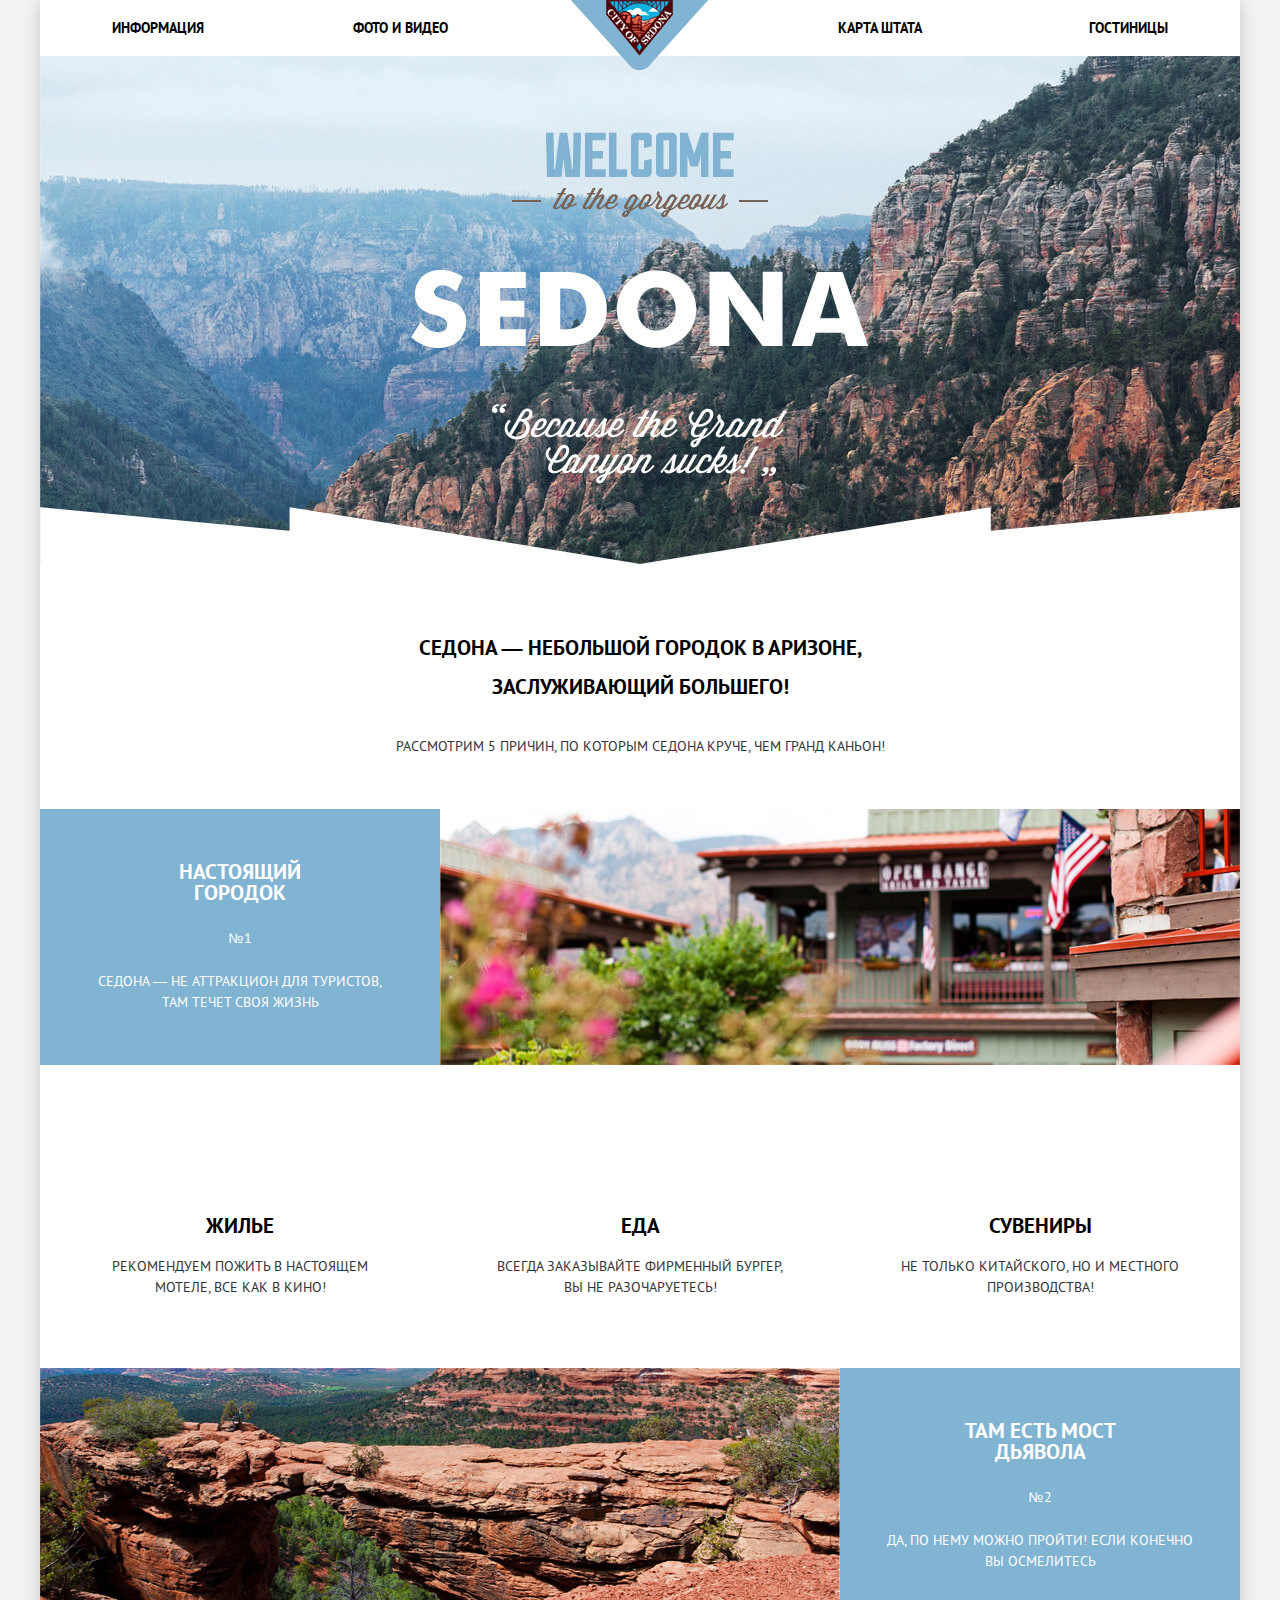
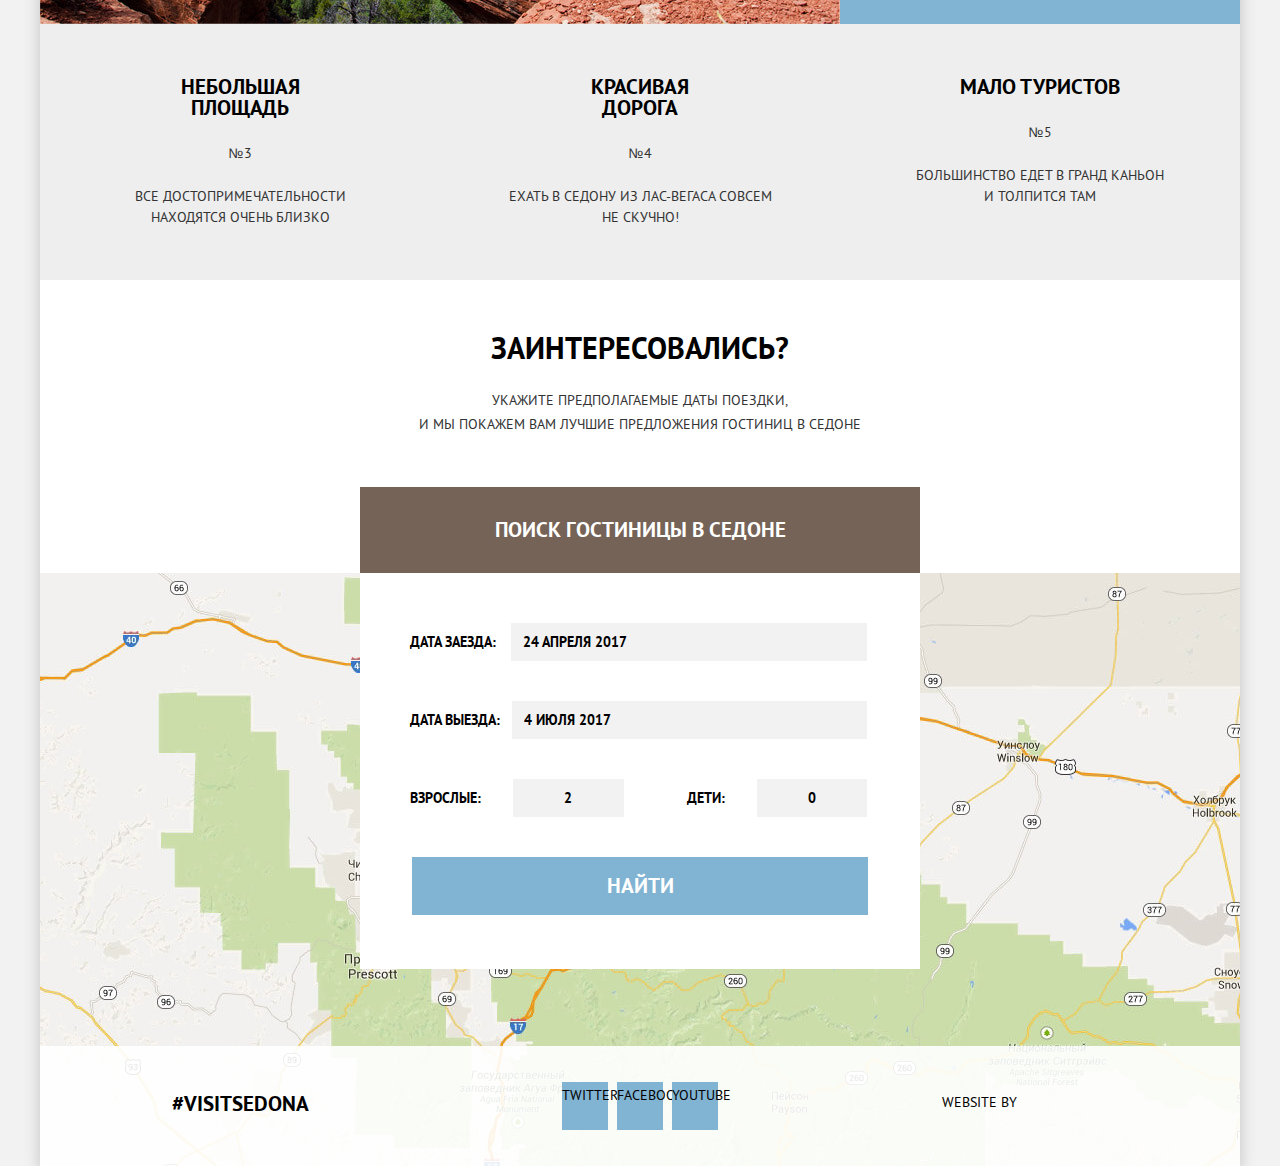
<file: index.html>
<!DOCTYPE html>
<html lang="ru">
<head>
  <meta charset="utf-8">
  <title>HTML Academy: Седона</title>
  <link rel="stylesheet" href="css/normalize.css">
  <link rel="stylesheet" href="css/style.css">
</head>
<body>
  <header class="main-header">
    <nav class="main-navigation">
      <ul class="main-navigation-list">
        <li class="main-navigation-item"><a class="main-navigation-link" href="#">Информация</a></li>
        <li class="main-navigation-item"><a class="main-navigation-link" href="#">Фото и видео</a></li>
        <li class="main-navigation-item"><a class="main-navigation-link" href="#">Карта штата</a></li>
        <li class="main-navigation-item"><a class="main-navigation-link" href="hotels.html">Гостиницы</a></li>
      </ul>
      <a class="main-header-logo">
        <img src="img/index-logo.png" width="138" height="70" alt="Логотип поиска жилья в городе Седона">
      </a>
    </nav>
  </header>

  <main class="container">
    <section class="intro">
      <img class="intro-photo" src="img/welcome.jpg" alt="Фотография гор с вступительным текстом" width="1200" height="508">
      <h1 class="intro-caption">Седона &mdash; небольшой городок в Аризоне, заслуживающий большего!</h1>
      <p class="intro-text">Рассмотрим 5 причин, по которым Седона круче, чем гранд каньон!</p>
    </section>

    <section class="feature-wrap">
      <div class="feature feature-blue">
        <h2 class="feature-caption">Настоящий городок</h2>
        <span class="feature-number">№1</span>
        <p class="feature-text">Седона &mdash; не аттракцион для туристов,<br> там течет своя жизнь</p>
      </div>

      <img class="feature-img" src="img/this-town.jpg" alt="Фотография Города" width="800" height="256">

      <ul class="advantages">
        <li class="advantages-item">
          <b class="advantages-description">Жилье</b>
          <p class="advantages-text">Рекомендуем пожить в настоящем<br>мотеле, все как в кино!</p>
        </li>
        <li class="advantages-item">
          <b class="advantages-description">Еда</b>
          <p class="advantages-text">Всегда заказывайте фирменный бургер,<br>Вы не разочаруетесь!</p>
        </li>
        <li class="advantages-item">
          <b class="advantages-description">Сувениры</b>
          <p class="advantages-text">Не только китайского, но и местного<br>производства!</p>
        </li>
      </ul>

      <img class="feature-img" src="img/devils-bridge.jpg" alt="Мост Дьявола" width="800" height="256">

      <div class="feature feature-blue">
        <h2 class="feature-caption">Там есть мост дьявола</h2>
        <span class="feature-number">№2</span>
        <p class="feature-text">Да, по нему можно пройти! Если конечно<br>вы осмелитесь</p>
      </div>

      <div class="feature">
        <h2 class="feature-caption">Небольшая площадь</h2>
        <span class="feature-number">№3</span>
        <p class="feature-text">Все достопримечательности<br>находятся очень близко</p>
      </div>

      <div class="feature">
        <h2 class="feature-caption">Красивая дорога</h2>
        <span class="feature-number">№4</span>
        <p class="feature-text">Ехать в Седону из Лас-Вегаса совсем<br>не скучно!</p>
      </div>

      <div class="feature">
        <h2 class="feature-caption">Мало туристов</h2>
        <span class="feature-number">№5</span>
        <p class="feature-text">Большинство едет в Гранд Каньон<br>и толпится там</p>
      </div>
    </section>

    <section class="search-hotel">
      <b class="search-hotel-description">Заинтересовались?</b>
      <p class="search-hotel-text">Укажите предполагаемые даты поездки,<br>и мы покажем вам лучшие предложения гостиниц в седоне</p>
      <button class="search-btn" type="button">Поиск гостиницы в Седоне</button>
      <form class="search-form" action="https://echo.htmlacademy.ru" method="get">
        <p class="form-row">
          <label class="search-form-label label-date-in" for="arrival-date">Дата заезда:</label>
          <input class="search-form-input input-date-in" type="text" name="arrival-date" id="arrival-date" value="24 апреля 2017">
          <span class="icon-calendar"></span>
        </p>
        <p class="form-row">
          <label class="search-form-label label-date-out" for="departure-date">Дата выезда:</label>
          <input class="search-form-input input-date-out" type="text" name="departure-date" id="departure-date" value="4 июля 2017">
          <span class="icon-calendar"></span>
        </p>
        <p class="form-row form-row-halfed">
          <label class="search-form-label" for="adult-amount">Взрослые:</label>
          <button class="search-form-btn btn-form-minus" type="button"></button>
          <input class="search-form-input" type="text" name="adult-amount" id="adult-amount" value="2">
          <button class="search-form-btn btn-form-plus" type="button"></button>

          <label class="search-form-label" for="children-amount">Дети:</label>
          <button class="search-form-btn btn-form-minus" type="button"></button>
          <input class="search-form-input" type="text" name="children-amount" id="children-amount" value="0">
          <button class="search-form-btn btn-form-plus" type="button"></button>
        </p>
        <button class="find-submit" type="submit">Найти</button>
      </form>
    </section>
    <div class="search-map"></div>
  </main>

  <footer class="main-footer">
    <a class="footer-hashtag" href="#">#visitsedona</a>
    <ul class="footer-social-list">
      <li class="footer-social-item"><a href="#" class="social-btn">Twitter</a></li>
      <li class="footer-social-item"><a href="#" class="social-btn">Facebook</a></li>
      <li class="footer-social-item"><a href="#" class="social-btn">YouTube</a></li>
    </ul>
    <a class="footer-copyright" href="#">Website by</a>
  </footer>
</body>
</html>
</file>
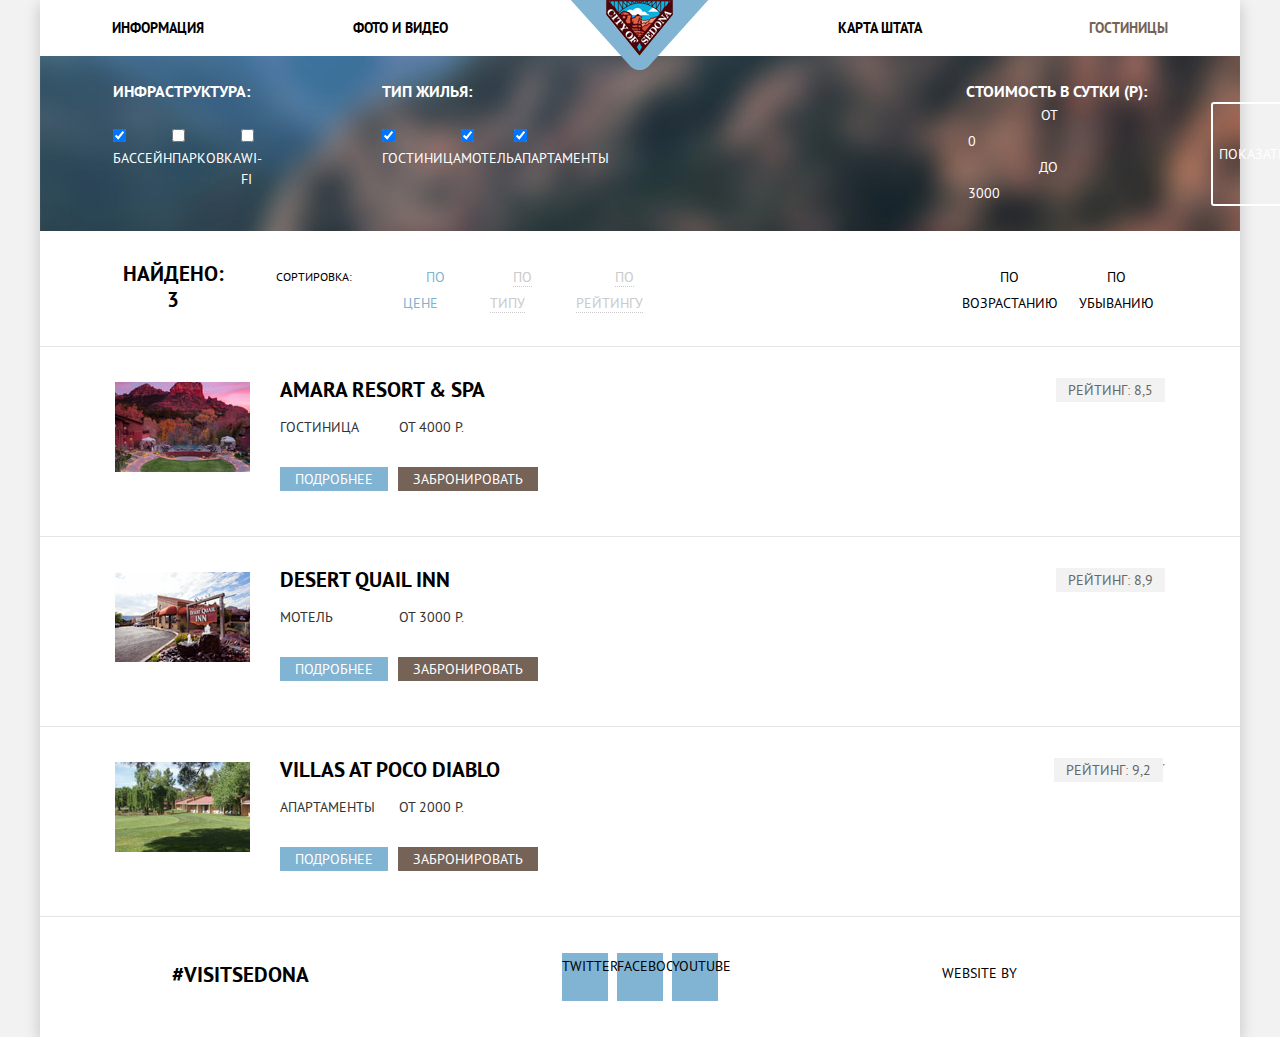
<file: hotels.html>
<!DOCTYPE html>
<html lang="ru">
<head>
  <meta charset="utf-8">
  <title>HTML Academy: Седона</title>
  <link rel="stylesheet" href="css/normalize.css">
  <link rel="stylesheet" href="css/style.css">
</head>
<body class="inner-page">
  <header class="main-header">
    <nav class="main-navigation">
      <ul class="main-navigation-list">
        <li class="main-navigation-item"><a class="main-navigation-link" href="#">Информация</a></li>
        <li class="main-navigation-item"><a class="main-navigation-link" href="#">Фото и видео</a></li>
        <li class="main-navigation-item"><a class="main-navigation-link" href="#">Карта штата</a></li>
        <li class="main-navigation-item"><a class="main-navigation-link main-navigation-link-active">Гостиницы</a></li>
      </ul>
      <a href="index.html" class="main-header-logo">
        <img src="img/index-logo.png" width="138" height="70" alt="Логотип поиска жилья в городе «Седона»">
      </a>
    </nav>
  </header>

  <main class="main-content">
    <section class="filter-hotels">
      <form class="filter-form" action="https://echo.htmlacademy.ru" method="get">
        <fieldset class="filter-fieldset filter-fieldset-infra">
          <legend class="filter-caption">Инфраструктура:</legend>
          <label class="filter-label" for="waterpool">
            <input class="filter-input" type="checkbox" name="waterpool" id="waterpool" checked>
            Бассейн
          </label>
          <label class="filter-label" for="parking">
            <input class="filter-input" type="checkbox" name="parking" id="parking">
            Парковка
          </label>
          <label class="filter-label" for="wifi">
            <input class="filter-input" type="checkbox" name="wifi" id="wifi">
            Wi-Fi
          </label>
        </fieldset>
        <fieldset class="filter-fieldset filter-fieldset-housing">
          <legend class="filter-caption">Тип жилья:</legend>
          <label class="filter-label" for="hotel">
            <input class="filter-input" type="checkbox" name="hotel" id="hotel" checked>
            Гостиница
          </label>
          <label class="filter-label" for="motel">
            <input class="filter-input" type="checkbox" name="motel" id="motel" checked>
            Мотель
          </label>
          <label class="filter-label" for="apartments">
            <input class="filter-input" type="checkbox" name="apartments" id="apartments" checked>
            Апартаменты
          </label>
        </fieldset>
        <fieldset class="filter-fieldset filter-fieldset-price">
          <legend class="filter-caption">Стоимость в сутки (Р):</legend>
          <div class="indicator">
            <label class="filter-label" for="min-price">
              От
              <input class="filter-input" type="text" name="min-price" id="min-price" value="0">
            </label>
            <label class="filter-label" for="max-price">
              До
              <input class="filter-input" type="text" name="max-price" id="max-price" value="3000">
            </label>
          </div>
          <div class="range"></div>
          <button class="filter-form-submit" type="button">Показать</button>
        </fieldset>
        
      </form>
    </section>
    <section class="search-results">
      <div class="sorting-wrapper">
        <span class="search-found">Найдено: 3</span>
        <span class="search-sorting">Сортировка:</span>
        <ul class="search-filter">
          <li><a href="#" class="search-filter-item search-price">По цене</a></li>
          <li><a href="#" class="search-filter-item search-type">По типу</a></li>
          <li><a href="#" class="search-filter-item search-rating">По рейтингу</a></li>
        </ul>
        <ul class="search-arrow">
          <li><a href="#" class="arrow">По возрастанию</a></li>
          <li><a href="#" class="arrow">По убыванию</a></li>
        </ul>
      </div>
      <hr class="separator">
      <article class="search-results-item">
        <img class="search-result-image" src="img/amara.jpg" alt="Фотография гостиницы Amara Resort" width="135" height="90">
        <div class="search-results-description">
          <h2 class="search-results-caption"><a class="search-results-link" href="#">Amara Resort &amp; SPA</a></h2>
          <p class="search-result-cost">
            <span class="search-result-cost-hostel">Гостиница</span>
            <span class="search-result-cost-price">От 4000 р.</span>
          </p>
          <p class="button-item">
            <a class="button-item-about" href="#">Подробнее</a>
            <a class="button-item-book" href="#">Забронировать</a>
          </p>
        </div>
        <div class="search-results-rating">
          <span class="rating-stars"></span>
          <span></span>
          <span></span>
          <span></span>
          <span class="rating-value">Рейтинг: 8,5</span>
        </div>
      </article>
      <hr class="separator">
      <article class="search-results-item">
        <img class="search-result-image" src="img/desert.jpg" alt="Фотография мотеля Desert Quail Inn" width="135" height="90">
        <div class="search-results-description">
          <h2 class="search-results-caption"><a class="search-results-link" href="#">Desert Quail Inn</a></h2>
          <p class="search-result-cost">
            <span class="search-result-cost-hostel">Мотель</span>
            <span class="search-result-cost-price">От 3000 р.</span>
          </p>
          <p class="button-item">
            <a class="button-item-about" href="#">Подробнее</a>
            <a class="button-item-book" href="#">Забронировать</a>
          </p>
        </div>
        <div class="search-results-rating">
          <span class="rating-stars"></span>
          <span></span>
          <span></span>
          <span class="rating-value">Рейтинг: 8,9</span>
        </div>
      </article>
      <hr class="separator">
      <article class="search-results-item">
        <img class="search-result-image" src="img/villas.jpg" alt="Фотография апартаменты Villas At Poco Diablo" width="135" height="90">
        <div class="search-results-description">
          <h2 class="search-results-caption"><a class="search-results-link" href="#">Villas At Poco Diablo</a></h2>
          <p class="search-result-cost">
            <span class="search-result-cost-hostel">Апартаменты</span>
            <span class="search-result-cost-price">От 2000 р.</span>
          </p>
          <p class="button-item">
            <a class="button-item-about" href="#">Подробнее</a>
            <a class="button-item-book" href="#">Забронировать</a>
          </p>
        </div>
        <div class="search-results-rating">
          <span class="rating-stars"></span>
          <span></span>
          <span class="rating-value">Рейтинг: 9,2</span>
        </div>
        <hr>
      </article>
      <hr class="separator">
    </section>
  </main>

  <footer class="main-footer">
    <a class="footer-hashtag" href="#">#visitsedona</a>
    <ul class="footer-social-list">
      <li class="footer-social-item"><a href="#" class="social-btn">Twitter</a></li>
      <li class="footer-social-item"><a href="#" class="social-btn">Facebook</a></li>
      <li class="footer-social-item"><a href="#" class="social-btn">YouTube</a></li>
    </ul>
    <a class="footer-copyright" href="#">Website by</a>
  </footer>
</body>
</html>
</file>
<file: css/style.css>
@font-face {
	font-family: "PT Sans";
	src: url("../fonts/ptsans.woff2") format("woff2"), url("../fonts/ptsans.woff") format("woff");
	font-weight: normal;
	font-style: normal;
}
@font-face {
	font-family: "PT Sans";
	src: url("../fonts/ptsansbold.woff2") format("woff2"), url("../fonts/ptsansbold.woff") format("woff");
	font-weight: 700;
	font-style: normal;
}

html {
	background-color: #f2f2f2;
}

body {
	padding: 0;
	margin: 0 auto;
	width: 1200px;
	font-family: "PT Sans", Arial, sans-serif;
	font-size: 14px;
	line-height: 1.86;
	text-align: center;
	text-transform: uppercase;
	color: #333333;
	background-color: #ffffff;
	box-shadow: 0px 5px 15px 0px rgba(0, 1, 1, 0.2);
}

a {
	text-decoration: none;
	color: #000000;
	outline: none;
}

.main-header {
	position: relative;
}

.main-navigation-list {
	display: flex;
	flex-wrap: wrap;
	margin: 0;
	padding: 0;
	list-style-type: none;
	width: 100%;
}

.main-navigation-item {
	width: 20%;
	padding: 15px 0;
	box-sizing: border-box;
}

.main-navigation-item:first-child {
	padding-left: 72px;
	text-align: left;
}
.main-navigation-item:nth-child(2) {
	margin-right: 240px;
}
.main-navigation-item:last-child {
	padding-right: 72px;
	text-align: right;
}

.main-navigation-link {
	font-weight: 700;
}

.main-navigation-link-active {
	color: #766357;
}

.main-navigation-link:hover,
.main-navigation-link:focus {
	color: #81b3d2;
}

.main-navigation-link:active {
	color: #000000;
	opacity: 0.3;
}

.main-header-logo {
	position: absolute;
	left: 50%;
	top: 0;
	transform: translateX(-50%);
}

/* Содержимое главной страницы */

.intro {
	padding-bottom: 50px;
}

.intro-photo {
	margin-bottom: 56px;
}

.intro-caption,
.intro-text {
	max-width: 575px;
	margin: 0 auto;
}

.intro-caption {
	font-weight: 700;
	font-size: 21px;
	color: #000000;
	margin-bottom: 27px;
}


.feature-wrap {
	display: flex;
	flex-wrap: wrap;
}

.feature {
	background-color: #eeeeee;
	box-sizing: border-box;
	width: 400px;
	padding: 52px 0;
}

.feature-caption {
	margin: 0 auto;
	margin-bottom: 22px;
	font-weight: 700;
	font-size: 21px;
	line-height: 1;
	color: #000000;
	max-width: 160px;
}

.feature-text {
	max-width: 315px;
	margin: 0 auto;
	margin-top: 20px;
}

.feature-text,
.feature-number {
	font-size: 14px;
	line-height: 1.5;
}

.feature-blue .feature-caption,
.feature-blue .feature-text,
.feature-blue .feature-number {
	color: #ffffff;
}

.feature-blue {
	background-color: #81b3d2;
}

.advantages {
	list-style-type: none;
	margin: 0;
	padding: 0;
	display: flex;
	flex-wrap: wrap;
	width: 100%;
}

.advantages-item {
	box-sizing: border-box;
	width: 400px;
	display: flex;
	align-atems: center;
	flex-wrap: wrap;
}

.advantages-description {
	margin-top: 150px;
	margin-bottom: 20px;
	width: 100%;
	font-weight: 700;
	font-size: 21px;
	line-height: 1;
	color: #000000;
}

.advantages-text {
	width: 100%;
	margin: 0;
	margin-bottom: 70px;
	font-size: 14px;
	line-height: 1.5;
}

.search-hotel {
	margin: 0 auto;
	padding-top: 50px;
	width: 100%;
	display: flex;
	flex-direction: column;
	position: relative;
}

.search-hotel-description {
	max-width: 100%;
	margin-bottom: 23px;
	font-weight: 700;
	font-size: 30px;
	line-height: 1.2;
	color: #000000;
}

.search-hotel-text {
	margin: 0 auto;
	font-size: 14px;
	line-height: 1.71;
	margin-bottom: 50px;
	width: 100%;
}

.search-btn {
	font-weight: 700;
	font-size: 21px;
	line-height: 1.23;
	background-color: #766357;
	color: #ffffff;
	text-transform: uppercase;
	outline: none;
	border: none;
	margin: 0 auto;
	padding: 30px 0;
	width: 560px;
}

.search-btn:hover {
	background-color: #604e43;
}

.search-btn:active {
	background-color: #503e33;
	color: #cacaca;
}

.search-form {
	background-color: #fff;
	width: 560px;
	position: absolute;
	left: 50%;
	top: 100%;
	transform: translateX(-50%);

}

.form-row {
	position: relative;
	margin: 0;
	padding-bottom: 40px;
	display: flex;
	
}

.form-row:first-child {
	padding-top: 50px;
}

.search-form-label {
	margin-left: 50px;
	padding: 6px 0;
}

.search-form-input {
	border: none;
	flex-grow: 1;
	margin-left: 15px;
	margin-right: 53px;
	padding: 6px 12px;
}

.search-form-label,
.search-form-input {
	font-weight: 700;
	color: #000000;
	text-transform: uppercase;
}

.input-date-out {
	margin-left: 12px;
}

.search-form-btn {
	display: none;
}

.search-form-btn,
.search-form-input {
	background-color: #f2f2f2;
}

.form-row-halfed {
	margin: 0;
	margin-left: 40px;
	padding: 0;
	padding-bottom: 40px;
}

.form-row-halfed .search-form-input {
	text-align: center;
	padding: 0;
	width: 100%;
	margin-left: 32px;
}

.form-row-halfed .search-form-label {
	margin-left: 10px;
}

.find-submit {
	font-weight: 700;
	font-size: 21px;
	line-height: 1.23;
	background-color: #81b3d2;
	color: #ffffff;
	text-transform: uppercase;
	outline: none;
	border: none;
	padding: 16px 0;
	margin-bottom: 54px;
	width: 456px;
}

.find-submit:hover {
	background-color: #669ec0;
}

.find-submit:active {
	background-color: #5496bd;
	color: #cacaca;
}

.search-map {
	width: 100%;
	height: 593px;
	background-image: url("../img/map.jpg");
	background-color: #cbdda9;
}

.main-footer {
	position: relative;
	margin-top: -120px;
	background-color: rgba(255, 255, 255, 0.9);
	width: 100%;
	padding-bottom: 36px;
	display: flex;
}

.footer-hashtag,
.footer-social-list,
.footer-copyright {
	vertical-align: top;
	box-sizing: border-box;
	margin: 0;
	padding: 0;
}

.footer-hashtag {
	font-weight: 700;
	font-size: 21px;
	line-height: 1.23;
	color: #000000;
	width: 400px;
	box-sizing: border-box;
	padding-top: 45px;
}

.footer-social-list {
	list-style-type: none;
	width: 400px;
	padding-left: 5px;
	padding-top: 36px;
}

.footer-social-item,
.social-btn {
	height: 48px;
	width: 46px;
	display: inline-block;
	vertical-align: middle;
	box-sizing: border-box;
	background-color: #81b3d2;
}

.footer-social-item {
	margin-right: 5px;
}

.footer-copyright {
	box-sizing: border-box;
	vertical-align: top;
	position: relative;
	text-align: left;
	padding: 43px 0px 0px 102px;
	color: #000000;
	width: 392px;
}


/* Содержимое страницы "Гостиницы" */

.filter-hotels {
	background-color: #6c7780;
	background-image: url("../img/filter-background.jpg");
	background-repeat: no-repeat;
	background-size: cover;
	background-position: center;
}

.filter-form {
	display: flex;
}

.filter-fieldset {
	padding: 0;
	margin: 0;
	border: none;
	display: flex;
	margin-top: 25px;
	margin-bottom: 25px;
}

.filter-fieldset-infra {
	margin-left: 73px;
}

.filter-fieldset-housing{
	margin-left: 120px;
}

.filter-fieldset-price {
	margin-left: 357px;
}

.filter-caption {
	font-size: 16px;
	line-height: 1.31;
	color: #ffffff;
	font-weight: 700;
	text-align: left;
}

.filter-label {
	font-size: 14px;
	line-height: 1.5;
	color: #ffffff;
	text-align: left;
	margin-top: 25px;
}

.filter-input {
	background-color: transparent;
	font-size: 14px;
	line-height: 1.5;
	color: #ffffff;
	border: none;
	outline: none;	
}

.filter-form-submit {
	color: #ffffff;
	background-color: transparent;
	border: 2px solid #ffffff;
	border-radius: 3px;
	font-size: 14px;
	line-height: 1.5;
	text-transform: uppercase;
	margin-left: 80px;
}

.filter-form-submit:hover,
.filter-form-submit:focus {
	background-color: #ffffff;
	color: #000000;
}

/* Секция с результатами поиска */

.separator {
	border: none;
	background-color: #e5e5e5;
	height: 1px;
	margin-top: 30px;
	margin-bottom: 30px;
}

.search-results {
	margin-top: 30px;
	margin-bottom: 120px;
}

.sorting-wrapper {
	display: flex;
	flex-direction: row;
	width: 1050px;
	margin: 0 auto;
}

.search-found {
	font-size: 21px;
	line-height: 1.23;
	color: #000000;
	font-weight: 700;
}

.search-sorting {
	font-size: 12px;
	line-height: 1.5;
	color: #000000;
	margin-left: 45px;
	margin-top: 7px;
}

.search-filter {
	margin: 0;
	margin-left: 40px;
	padding: 0;
	list-style-type: none;
	display: flex;
	margin-top: 3px;
}

.search-filter-item {
	color: #cacaca;
	border-bottom: 1px dotted #cacaca;
	margin-right: 30px;
}

.search-filter-item:hover {
	color: #81b3d2;
	border-bottom: 1px dotted #81b3d2;
}

.search-filter-item:active {
	color: #000000;
	border: none;
}

.search-price {
	color: #81b3d2;
	border: none;
}

.search-arrow {
	margin: 0;
	padding: 0;
	list-style-type: none;
	display: flex;
	margin-top: 3px;
	margin-left: 268px;
}

.search-results-item {
	display: flex;
	width: 1050px;
	margin: 0 auto;
}

.search-results-caption {
	font-size: 21px;
	line-height: 1.23;
	color: #000000;
	text-align: left;
}

.search-results-link:hover {
	color: #81b3d2;
}

.search-results-link:active {
	color: #cacaca;
}

.search-results-description {
	display: flex;
	flex-direction: column;
	margin-left: 30px;
}

.search-result-image {
	margin-top: 5px;
}

.search-results-caption {
	padding: 0;
	margin: 0;
}

.search-result-cost {
	text-align: left;
	display: flex;
}

.search-result-cost-hostel,
.search-result-cost-price {
	font-size: 14px;
	line-height: 1.5;
	color: #333333;
}

.search-result-cost-hostel {
	flex-basis: 46%;
}


.button-item-about,
.button-item-book {
	font-size: 14px;
	line-height: 1.5;
	color: #ffffff;
	padding: 3px 15px;
}

.button-item-book {
	margin-left: 6px;
}

.button-item-about {
	background-color: #81b3d2;
	color: #ffffff;
}

.button-item-about:hover {
	background-color: #669ec0;
	color: #ffffff;
}

.button-item-about:active {
	background-color: #5496bd;
	color: #cacaca;
}

.button-item-book {
	background-color: #766357;
	color: #ffffff;
}

.button-item-book:hover {
	background-color: #604e43;
	color: #ffffff;
}

.button-item-book:active {
	background-color: #503e33;
	color: #cacaca;
}

.rating-value {
	font-size: 14px;
	line-height: 1.5;
	color: #666666;
	background-color: #f2f2f2;
}

.search-results-rating {
	flex-grow: 1;
	text-align: right;
}

.rating-value {
	padding: 3px 12px;
}
</file>
